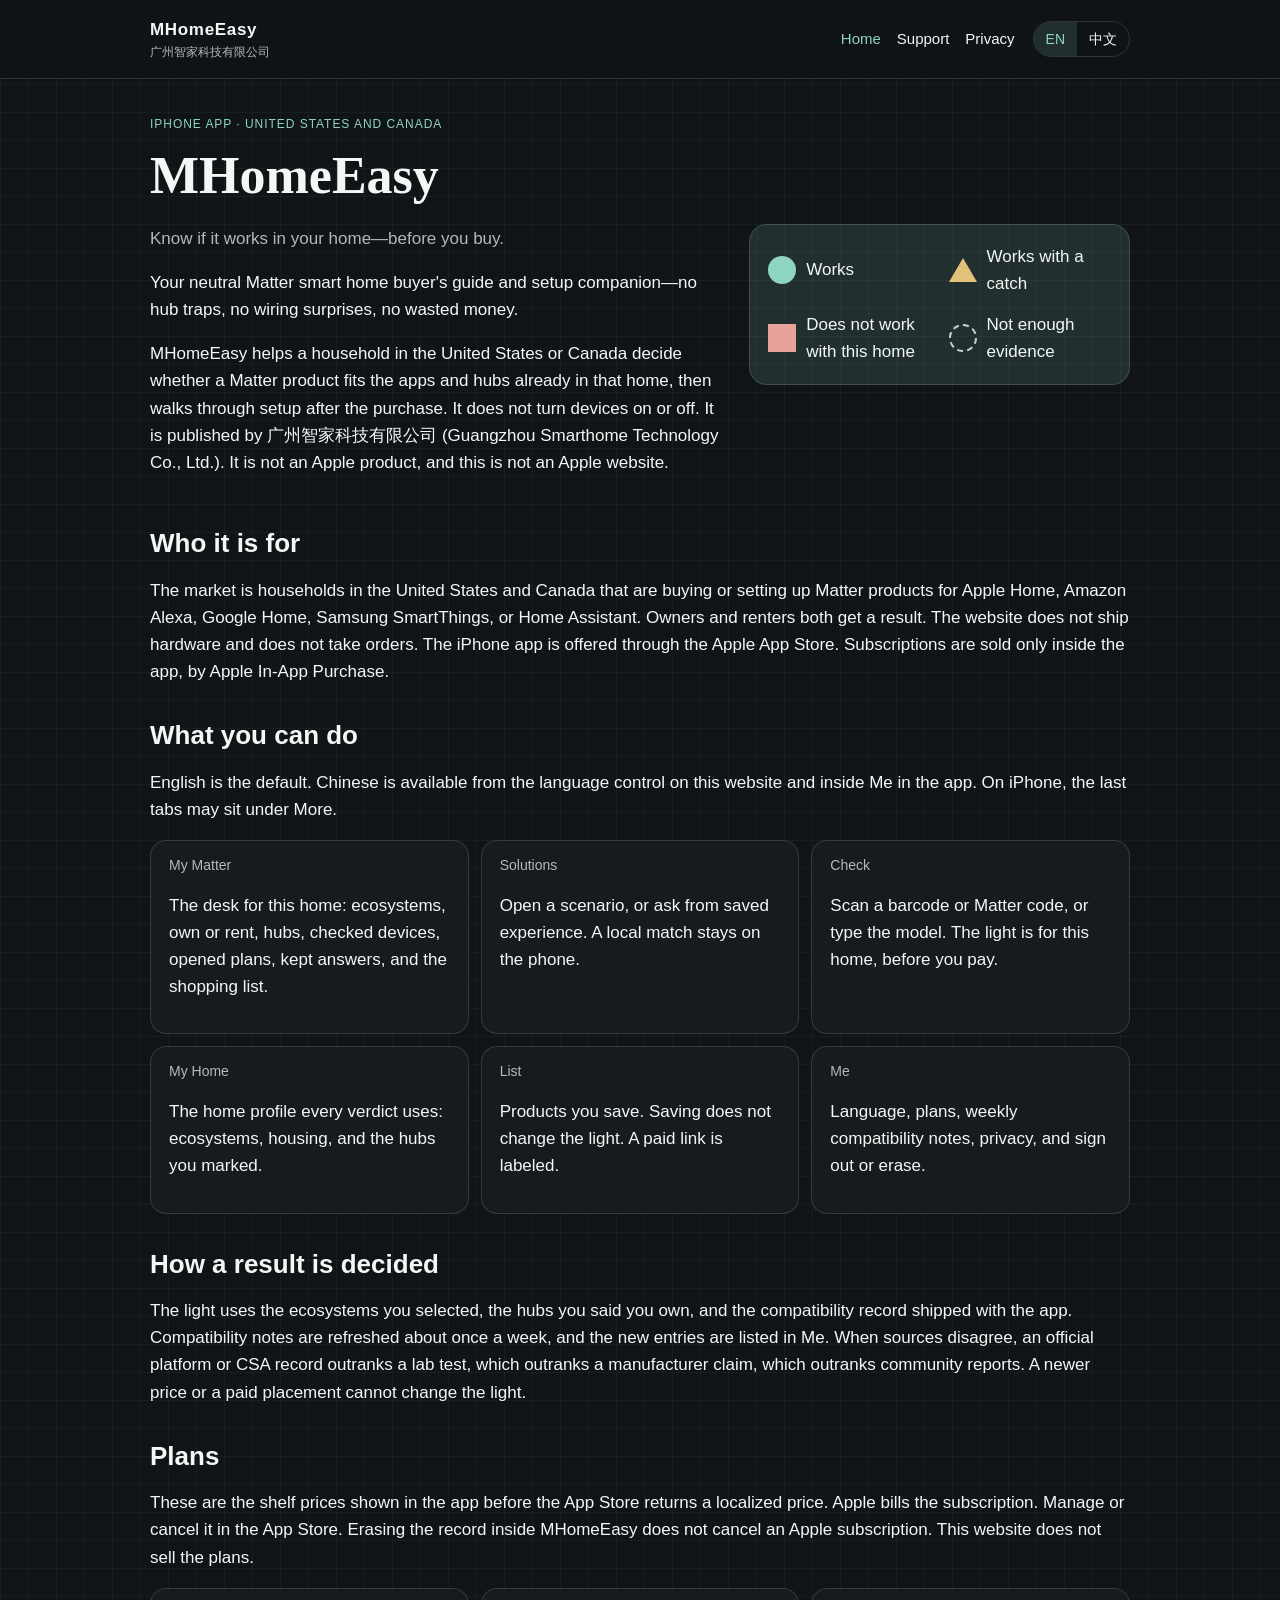
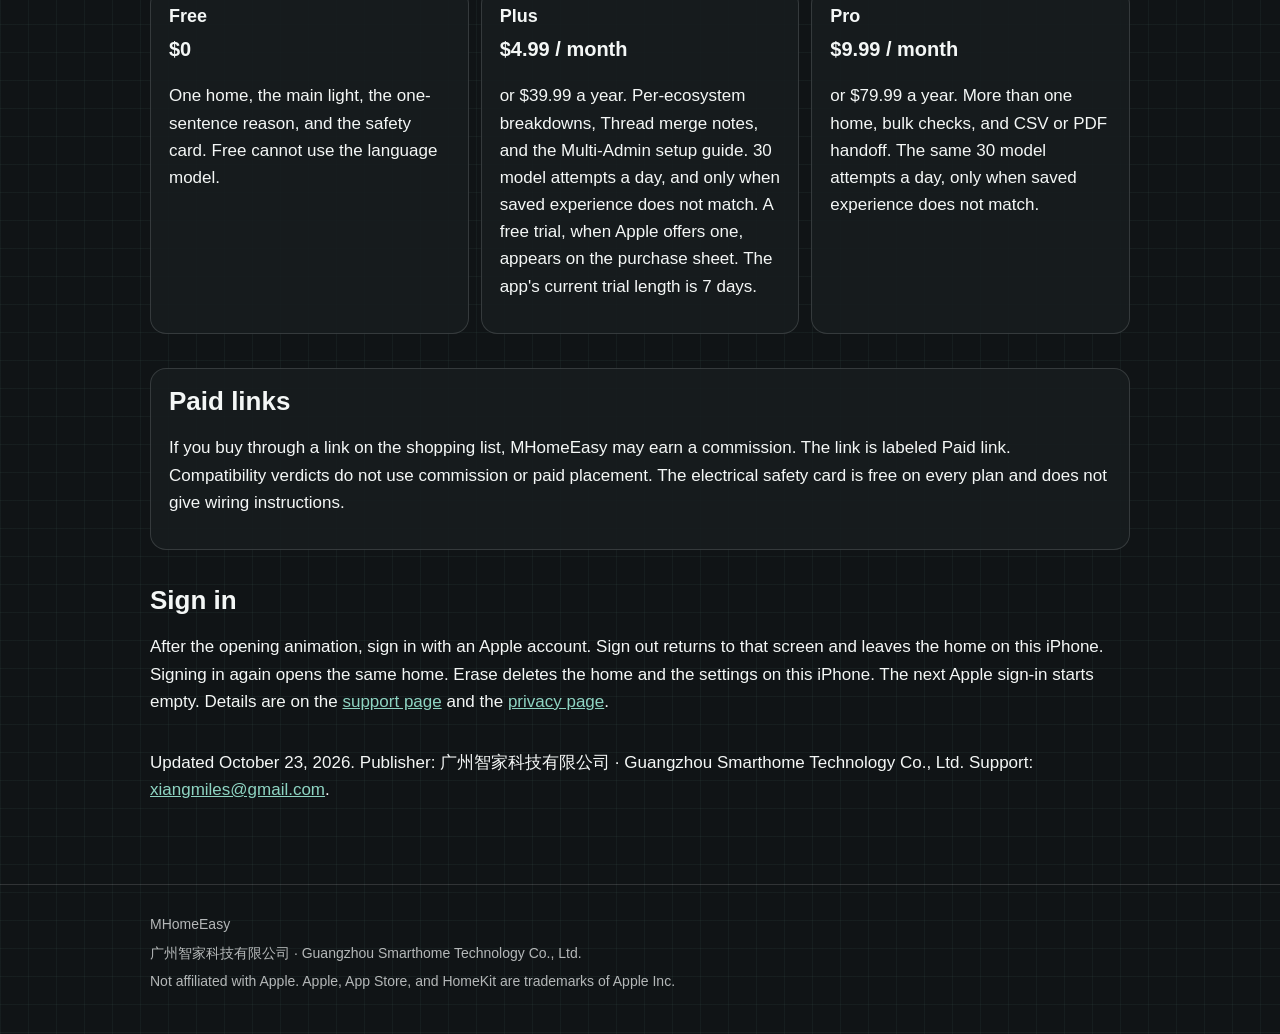
<file: index.html>
<!DOCTYPE html>
<html lang="en">
<head>
  <meta charset="utf-8">
  <meta name="viewport" content="width=device-width, initial-scale=1">
  <title>MHomeEasy</title>
  <meta name="description" content="MHomeEasy is a neutral Matter buyer's guide and setup companion for homes in the United States and Canada. Check a device before you buy. Subscriptions are sold in the iPhone app.">
  <link rel="canonical" href="https://mhomeeasy.qianjia.com/">
  <link rel="stylesheet" href="styles.css">
  <script>
    try { if (localStorage.getItem("mhomeeasy-lang") === "zh") document.documentElement.classList.add("lang-zh"); } catch (e) {}
  </script>
</head>
<body>
  <a class="skip" href="#content">Skip to content</a>
  <header class="site">
    <div class="wrap bar">
      <a class="brand" href="./">MHomeEasy<small>广州智家科技有限公司</small></a>
      <div class="bar-tools">
        <nav>
          <a href="./" aria-current="page"><span lang="en">Home</span><span lang="zh-Hans">首页</span></a>
          <a href="support/"><span lang="en">Support</span><span lang="zh-Hans">支持</span></a>
          <a href="privacy/"><span lang="en">Privacy</span><span lang="zh-Hans">隐私</span></a>
        </nav>
        <div class="lang-switch" role="group" aria-label="Language">
          <button type="button" data-set-lang="en" aria-pressed="true">EN</button>
          <button type="button" data-set-lang="zh" aria-pressed="false">中文</button>
        </div>
      </div>
    </div>
  </header>
  <main id="content" class="wrap">
    <div class="hero">
      <div>
        <p class="kicker" lang="en">iPhone app · United States and Canada</p>
        <p class="kicker" lang="zh-Hans">iPhone 应用 · 美国和加拿大</p>
        <h1>MHomeEasy</h1>
        <p class="lede" lang="en">Know if it works in your home—before you buy.</p>
        <p class="lede" lang="zh-Hans">买前查清能不能用，买后一步配通全屋。</p>
        <p lang="en">Your neutral Matter smart home buyer's guide and setup companion—no hub traps, no wiring surprises, no wasted money.</p>
        <p lang="zh-Hans">中立的 Matter 智能家居购买决策与上手指南——拒绝隐形中枢陷阱、拒绝接线踩坑、拒绝买错退货。</p>
        <p lang="en">MHomeEasy helps a household in the United States or Canada decide whether a Matter product fits the apps and hubs already in that home, then walks through setup after the purchase. It does not turn devices on or off. It is published by 广州智家科技有限公司 (Guangzhou Smarthome Technology Co., Ltd.). It is not an Apple product, and this is not an Apple website.</p>
        <p lang="zh-Hans">MHomeEasy 帮助美国或加拿大的家庭判断一件 Matter 产品是否适合家里已经在用的应用和中枢，买后再协助完成设置。它不开关设备。发布者是广州智家科技有限公司（Guangzhou Smarthome Technology Co., Ltd.）。它不是苹果公司的产品，本站也不是苹果公司的网站。</p>
      </div>
      <div class="plan">
        <ul class="shapes">
          <li><span class="mark circle" aria-hidden="true"></span><span lang="en">Works</span><span lang="zh-Hans">能用</span></li>
          <li><span class="mark triangle" aria-hidden="true"></span><span lang="en">Works with a catch</span><span lang="zh-Hans">能用，但有条件</span></li>
          <li><span class="mark square" aria-hidden="true"></span><span lang="en">Does not work with this home</span><span lang="zh-Hans">和这个家不匹配</span></li>
          <li><span class="mark dashed" aria-hidden="true"></span><span lang="en">Not enough evidence</span><span lang="zh-Hans">证据不够</span></li>
        </ul>
      </div>
    </div>

    <section>
      <h2 lang="en">Who it is for</h2>
      <h2 lang="zh-Hans">卖给谁</h2>
      <p lang="en">The market is households in the United States and Canada that are buying or setting up Matter products for Apple Home, Amazon Alexa, Google Home, Samsung SmartThings, or Home Assistant. Owners and renters both get a result. The website does not ship hardware and does not take orders. The iPhone app is offered through the Apple App Store. Subscriptions are sold only inside the app, by Apple In-App Purchase.</p>
      <p lang="zh-Hans">市场是正在为 Apple 家庭、Amazon Alexa、Google Home、三星 SmartThings 或 Home Assistant 购买或设置 Matter 产品的美国和加拿大家庭。自住和租房都会得到一个结果。本站不卖硬件，也不接受订单。iPhone 应用通过 Apple App Store 提供。订阅只在应用内由 Apple 应用内购买完成。</p>
    </section>

    <section>
      <h2 lang="en">What you can do</h2>
      <h2 lang="zh-Hans">能做什么</h2>
      <p lang="en">English is the default. Chinese is available from the language control on this website and inside Me in the app. On iPhone, the last tabs may sit under More.</p>
      <p lang="zh-Hans">默认是英文。本站右上角和 App 里的「我」都可以换成中文。在 iPhone 上，靠后的标签可能收在「更多」里。</p>
      <div class="grid">
        <article class="module">
          <h3><span lang="en">My Matter</span><span lang="zh-Hans">我的 Matter</span></h3>
          <p lang="en">The desk for this home: ecosystems, own or rent, hubs, checked devices, opened plans, kept answers, and the shopping list.</p>
          <p lang="zh-Hans">这个家的台面：生态系统、自住或租房、中枢、查过的设备、打开过的方案、留下的答案，以及购物清单。</p>
        </article>
        <article class="module">
          <h3><span lang="en">Solutions</span><span lang="zh-Hans">方案</span></h3>
          <p lang="en">Open a scenario, or ask from saved experience. A local match stays on the phone.</p>
          <p lang="zh-Hans">打开一个情景，或从已保存的经验里问。本机对上的答案留在手机上。</p>
        </article>
        <article class="module">
          <h3><span lang="en">Check</span><span lang="zh-Hans">检查</span></h3>
          <p lang="en">Scan a barcode or Matter code, or type the model. The light is for this home, before you pay.</p>
          <p lang="zh-Hans">扫描条码或 Matter 码，或输入型号。灯是针对这个家的，出现在付款之前。</p>
        </article>
        <article class="module">
          <h3><span lang="en">My Home</span><span lang="zh-Hans">我的家</span></h3>
          <p lang="en">The home profile every verdict uses: ecosystems, housing, and the hubs you marked.</p>
          <p lang="zh-Hans">每次判定用的家庭资料：生态系统、住房，以及你标出的中枢。</p>
        </article>
        <article class="module">
          <h3><span lang="en">List</span><span lang="zh-Hans">清单</span></h3>
          <p lang="en">Products you save. Saving does not change the light. A paid link is labeled.</p>
          <p lang="zh-Hans">你保存的产品。保存不会改变灯。付费链接会标明。</p>
        </article>
        <article class="module">
          <h3><span lang="en">Me</span><span lang="zh-Hans">我</span></h3>
          <p lang="en">Language, plans, weekly compatibility notes, privacy, and sign out or erase.</p>
          <p lang="zh-Hans">语言、方案、每周兼容性说明、隐私，以及登出或注销。</p>
        </article>
      </div>
    </section>

    <section>
      <h2 lang="en">How a result is decided</h2>
      <h2 lang="zh-Hans">结果怎么来的</h2>
      <p lang="en">The light uses the ecosystems you selected, the hubs you said you own, and the compatibility record shipped with the app. Compatibility notes are refreshed about once a week, and the new entries are listed in Me. When sources disagree, an official platform or CSA record outranks a lab test, which outranks a manufacturer claim, which outranks community reports. A newer price or a paid placement cannot change the light.</p>
      <p lang="zh-Hans">灯来自你选的生态系统、你说自己有的中枢，以及随应用附带的兼容记录。兼容性说明大约每周更新一次，新条目列在「我」里面。来源冲突时，官方平台或 CSA 记录优先于实验室测试，再优先于厂商说法，再优先于社区报告。更新的价格或付费展示不能改变灯。</p>
    </section>

    <section>
      <h2 lang="en">Plans</h2>
      <h2 lang="zh-Hans">销售方案</h2>
      <p lang="en">These are the shelf prices shown in the app before the App Store returns a localized price. Apple bills the subscription. Manage or cancel it in the App Store. Erasing the record inside MHomeEasy does not cancel an Apple subscription. This website does not sell the plans.</p>
      <p lang="zh-Hans">下面是 App Store 返回本地价格之前，应用里展示的标价。订阅由 Apple 扣款。在 App Store 里管理或取消。在 MHomeEasy 里注销记录不会取消 Apple 订阅。本站不销售这些方案。</p>
      <div class="grid">
        <article class="module">
          <h3>Free</h3>
          <p class="price">$0</p>
          <p lang="en">One home, the main light, the one-sentence reason, and the safety card. Free cannot use the language model.</p>
          <p lang="zh-Hans">一个家、主灯、一句话原因，以及安全卡。免费方案不能使用语言模型。</p>
        </article>
        <article class="module">
          <h3>Plus</h3>
          <p class="price">$4.99 <span lang="en">/ month</span><span lang="zh-Hans">/ 月</span></p>
          <p lang="en">or $39.99 a year. Per-ecosystem breakdowns, Thread merge notes, and the Multi-Admin setup guide. 30 model attempts a day, and only when saved experience does not match. A free trial, when Apple offers one, appears on the purchase sheet. The app's current trial length is 7 days.</p>
          <p lang="zh-Hans">或每年 $39.99。跨生态明细、Thread 合并说明，以及 Multi-Admin 设置指南。每天 30 次模型尝试，而且只有已保存的经验对不上时才用。Apple 提供免费试用时，会显示在购买表上。应用当前的试用长度是 7 天。</p>
        </article>
        <article class="module">
          <h3>Pro</h3>
          <p class="price">$9.99 <span lang="en">/ month</span><span lang="zh-Hans">/ 月</span></p>
          <p lang="en">or $79.99 a year. More than one home, bulk checks, and CSV or PDF handoff. The same 30 model attempts a day, only when saved experience does not match.</p>
          <p lang="zh-Hans">或每年 $79.99。多个家、批量检查，以及 CSV 或 PDF 交接。同样是每天 30 次模型尝试，只有已保存的经验对不上时才用。</p>
        </article>
      </div>
    </section>

    <section class="notice">
      <h2 lang="en">Paid links</h2>
      <h2 lang="zh-Hans">付费链接</h2>
      <p lang="en">If you buy through a link on the shopping list, MHomeEasy may earn a commission. The link is labeled Paid link. Compatibility verdicts do not use commission or paid placement. The electrical safety card is free on every plan and does not give wiring instructions.</p>
      <p lang="zh-Hans">如果你通过购物清单上的链接购买，MHomeEasy 可能获得佣金。链接会标明 Paid link。兼容结果不使用佣金或付费展示。电气安全卡在每个方案里都免费，也不提供接线说明。</p>
    </section>

    <section>
      <h2 lang="en">Sign in</h2>
      <h2 lang="zh-Hans">登录</h2>
      <p lang="en">After the opening animation, sign in with an Apple account. Sign out returns to that screen and leaves the home on this iPhone. Signing in again opens the same home. Erase deletes the home and the settings on this iPhone. The next Apple sign-in starts empty. Details are on the <a href="support/">support page</a> and the <a href="privacy/">privacy page</a>.</p>
      <p lang="zh-Hans">开机动画之后，使用 Apple 账户登录。登出会回到那个页面，家还留在这台 iPhone 上。再次登录打开的是同一个家。注销会删除这台 iPhone 上的房屋和设置。下次用 Apple 账户登录从空记录开始。细节在<a href="support/">支持页</a>和<a href="privacy/">隐私页</a>。</p>
    </section>

    <p lang="en">Updated October 23, 2026. Publisher: 广州智家科技有限公司 · Guangzhou Smarthome Technology Co., Ltd. Support: <a href="mailto:xiangmiles@gmail.com">xiangmiles@gmail.com</a>.</p>
    <p lang="zh-Hans">更新于 2026 年 10 月 23 日。发布者：广州智家科技有限公司 · Guangzhou Smarthome Technology Co., Ltd.。支持：<a href="mailto:xiangmiles@gmail.com">xiangmiles@gmail.com</a>。</p>
  </main>
  <footer class="site">
    <div class="wrap">
      <p>MHomeEasy</p>
      <p>广州智家科技有限公司 · Guangzhou Smarthome Technology Co., Ltd.</p>
      <p lang="en">Not affiliated with Apple. Apple, App Store, and HomeKit are trademarks of Apple Inc.</p>
      <p lang="zh-Hans">与苹果公司没有从属关系。Apple、App Store 和 HomeKit 是 Apple Inc. 的商标。</p>
    </div>
  </footer>
  <script src="lang.js"></script>
</body>
</html>
</file>
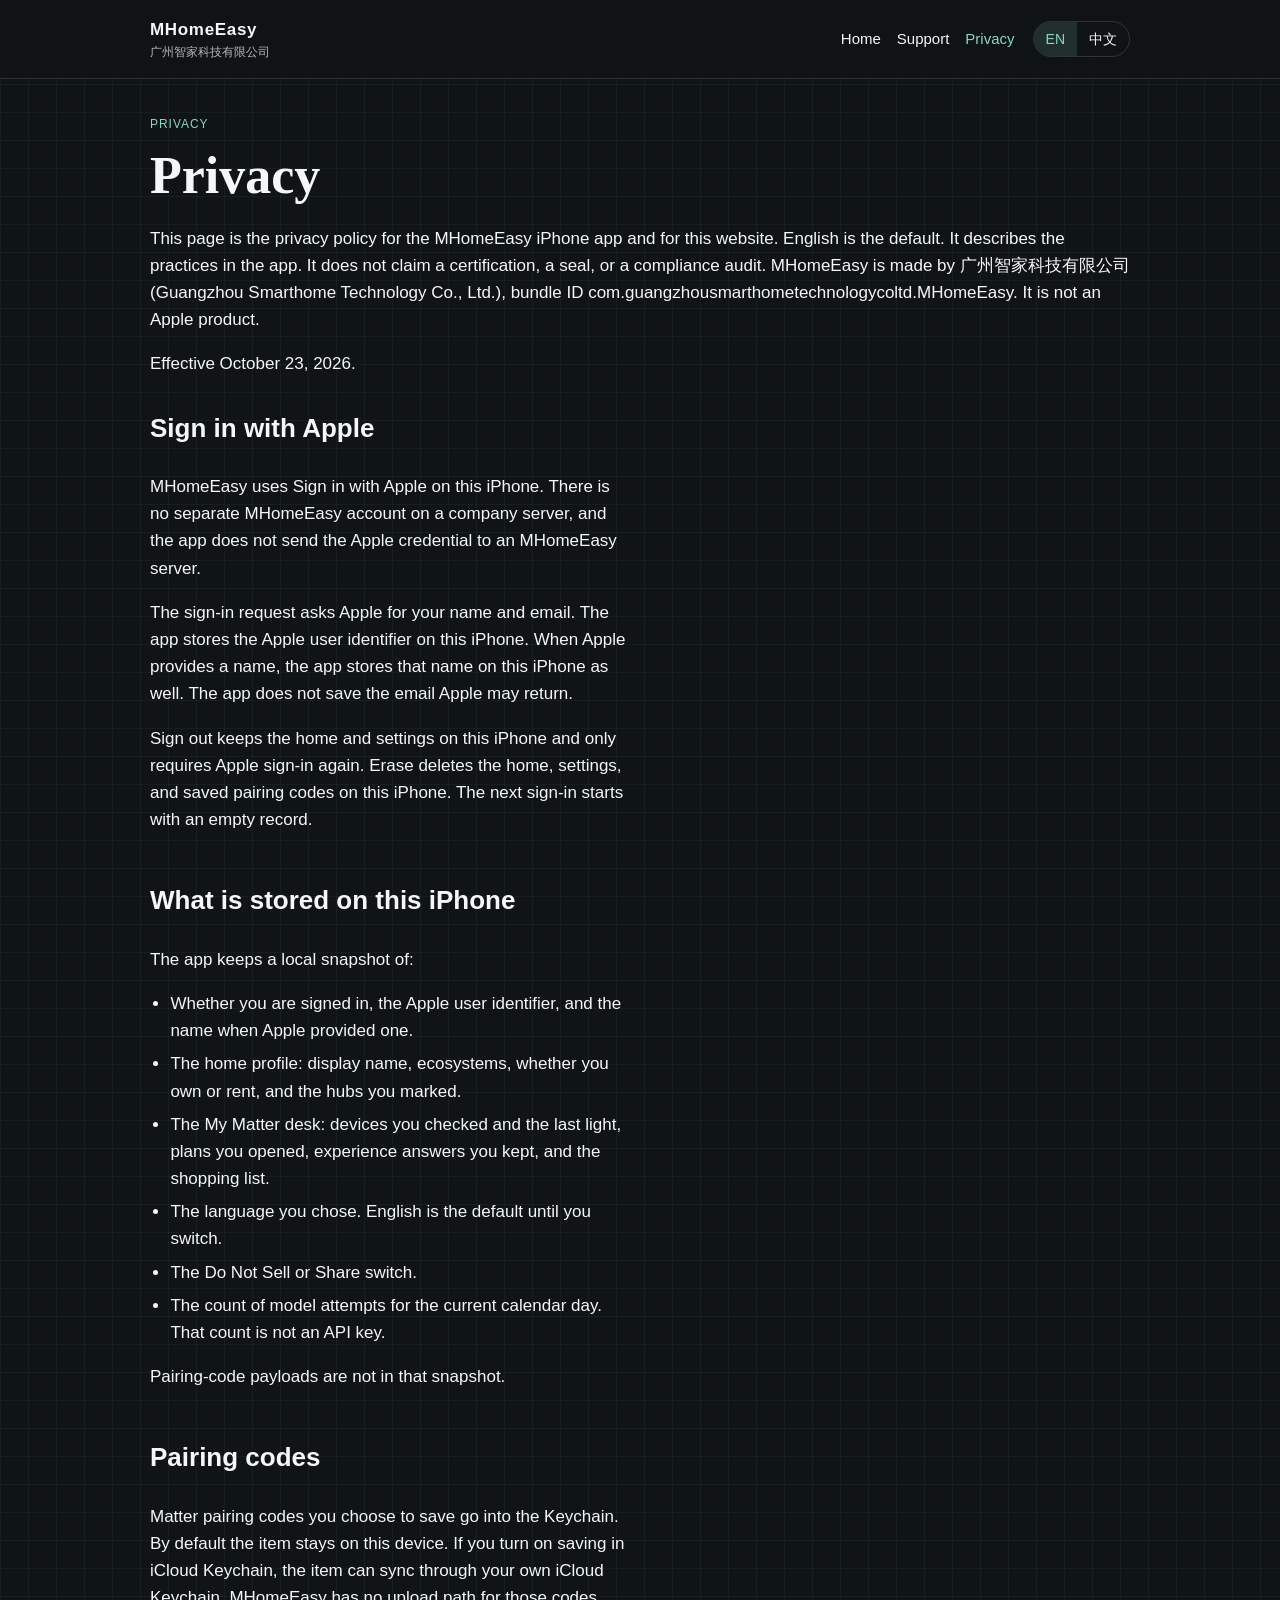
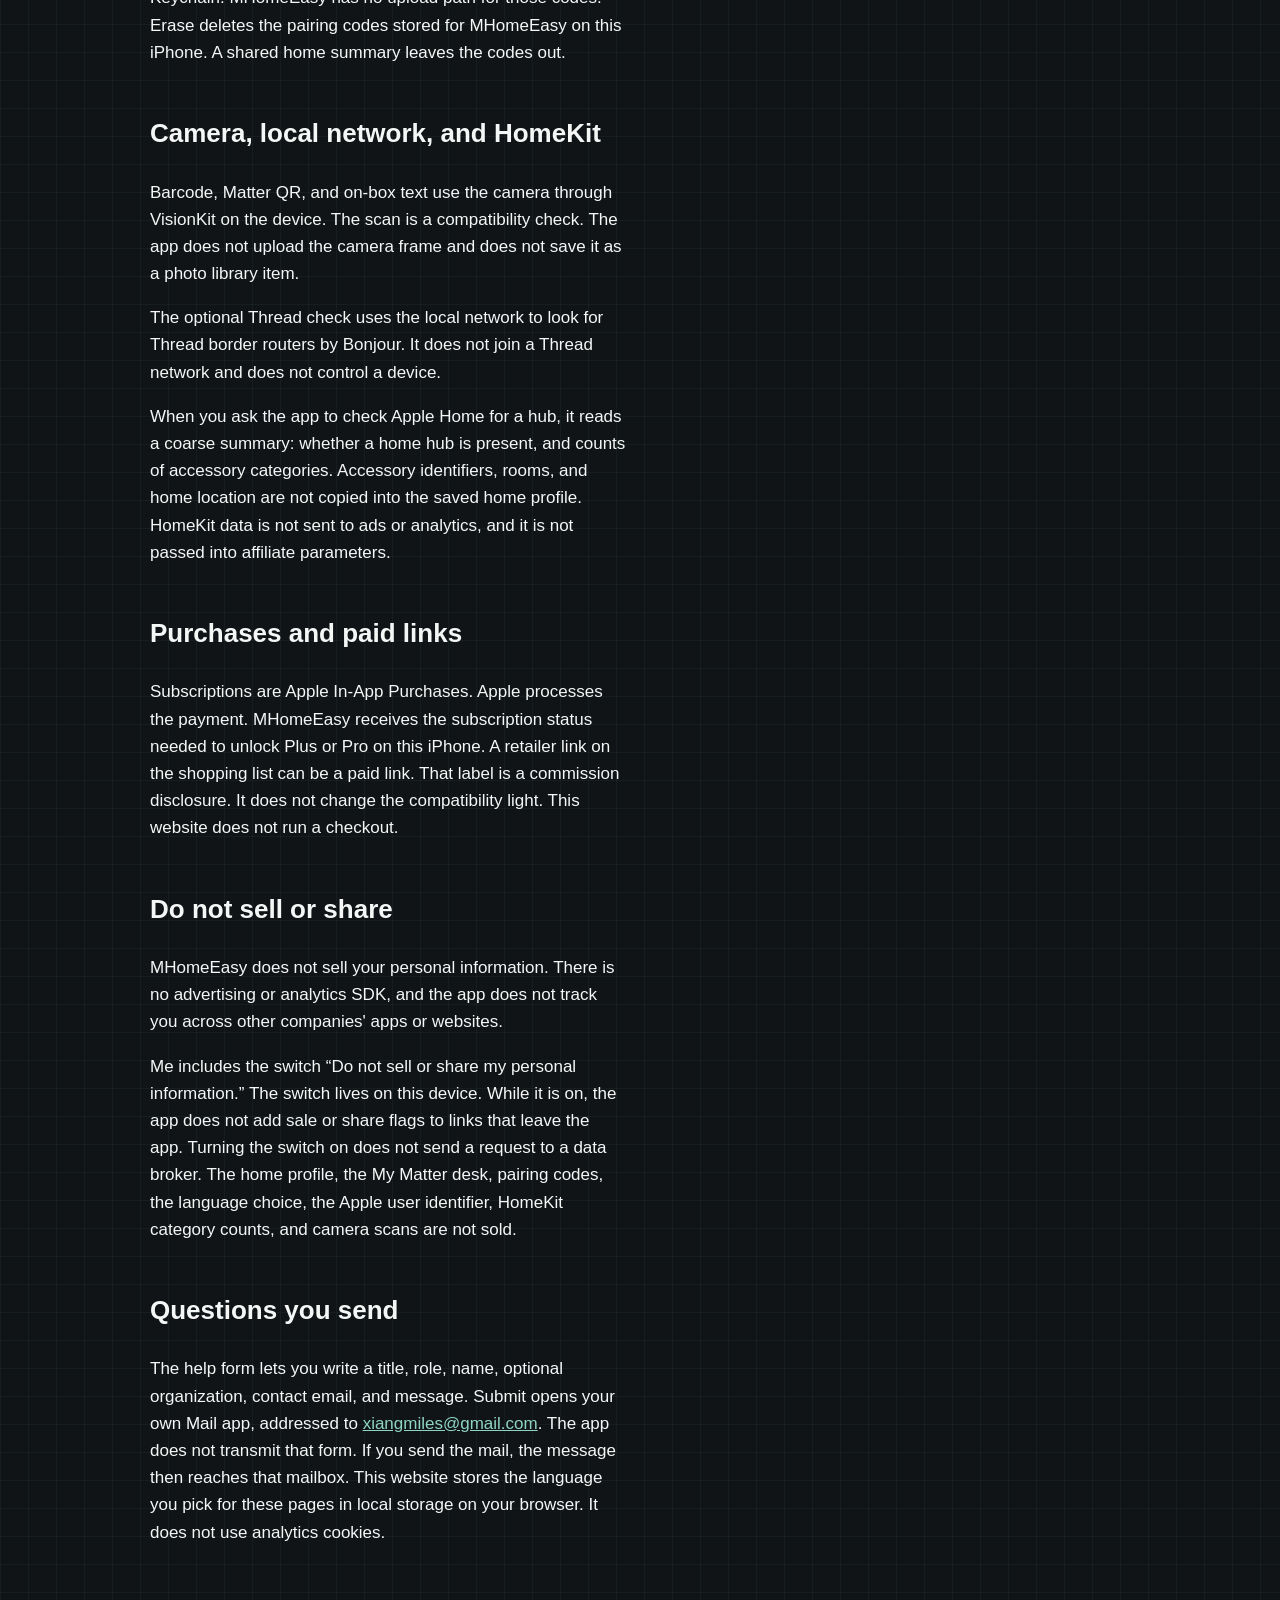
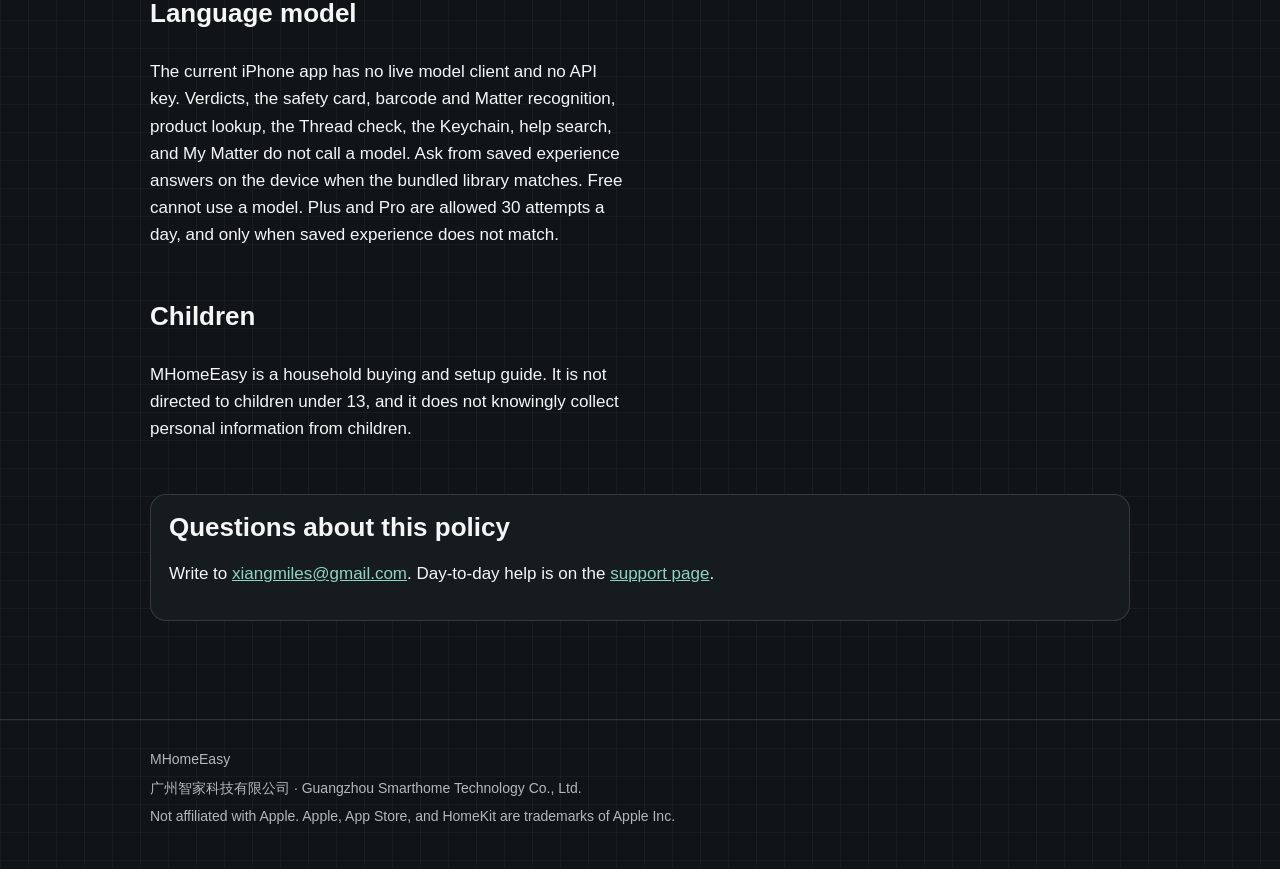
<file: privacy/index.html>
<!DOCTYPE html>
<html lang="en">
<head>
  <meta charset="utf-8">
  <meta name="viewport" content="width=device-width, initial-scale=1">
  <title>MHomeEasy Privacy</title>
  <meta name="description" content="Privacy policy for MHomeEasy: Apple sign-in, data stored on the iPhone, and the commitment not to sell personal information.">
  <link rel="canonical" href="https://mhomeeasy.qianjia.com/privacy">
  <link rel="stylesheet" href="../styles.css">
  <script>
    try { if (localStorage.getItem("mhomeeasy-lang") === "zh") document.documentElement.classList.add("lang-zh"); } catch (e) {}
  </script>
</head>
<body>
  <a class="skip" href="#content">Skip to content</a>
  <header class="site">
    <div class="wrap bar">
      <a class="brand" href="../">MHomeEasy<small>广州智家科技有限公司</small></a>
      <div class="bar-tools">
        <nav>
          <a href="../"><span lang="en">Home</span><span lang="zh-Hans">首页</span></a>
          <a href="../support/"><span lang="en">Support</span><span lang="zh-Hans">支持</span></a>
          <a href="./" aria-current="page"><span lang="en">Privacy</span><span lang="zh-Hans">隐私</span></a>
        </nav>
        <div class="lang-switch" role="group" aria-label="Language">
          <button type="button" data-set-lang="en" aria-pressed="true">EN</button>
          <button type="button" data-set-lang="zh" aria-pressed="false">中文</button>
        </div>
      </div>
    </div>
  </header>
  <main id="content" class="wrap">
    <p class="kicker" lang="en">Privacy</p>
    <p class="kicker" lang="zh-Hans">隐私</p>
    <h1 lang="en">Privacy</h1>
    <h1 lang="zh-Hans">隐私</h1>
    <p lang="en">This page is the privacy policy for the MHomeEasy iPhone app and for this website. English is the default. It describes the practices in the app. It does not claim a certification, a seal, or a compliance audit. MHomeEasy is made by 广州智家科技有限公司 (Guangzhou Smarthome Technology Co., Ltd.), bundle ID com.guangzhousmarthometechnologycoltd.MHomeEasy. It is not an Apple product.</p>
    <p lang="zh-Hans">本页是 MHomeEasy iPhone 应用和本网站的隐私政策。默认英文。它描述应用里的做法。这里没有认证、徽章或合规审计声明。MHomeEasy 由广州智家科技有限公司（Guangzhou Smarthome Technology Co., Ltd.）制作，Bundle ID 为 com.guangzhousmarthometechnologycoltd.MHomeEasy。它不是苹果公司的产品。</p>
    <p lang="en">Effective October 23, 2026.</p>
    <p lang="zh-Hans">生效日期：2026 年 10 月 23 日。</p>

    <section>
      <h2 lang="en">Sign in with Apple</h2>
      <h2 lang="zh-Hans">使用 Apple 账户登录</h2>
      <div class="split">
        <div lang="en">
          <p>MHomeEasy uses Sign in with Apple on this iPhone. There is no separate MHomeEasy account on a company server, and the app does not send the Apple credential to an MHomeEasy server.</p>
          <p>The sign-in request asks Apple for your name and email. The app stores the Apple user identifier on this iPhone. When Apple provides a name, the app stores that name on this iPhone as well. The app does not save the email Apple may return.</p>
          <p>Sign out keeps the home and settings on this iPhone and only requires Apple sign-in again. Erase deletes the home, settings, and saved pairing codes on this iPhone. The next sign-in starts with an empty record.</p>
        </div>
        <div lang="zh-Hans">
          <p>MHomeEasy 在这台 iPhone 上使用「通过 Apple 登录」。公司服务器上没有另一套 MHomeEasy 账号，应用也不会把 Apple 凭证送到 MHomeEasy 的服务器。</p>
          <p>登录请求会向 Apple 询问姓名和邮箱。应用把 Apple 用户标识存在这台 iPhone 上。Apple 提供姓名时，应用也把姓名存在这台 iPhone 上。应用不保存 Apple 可能返回的邮箱。</p>
          <p>登出会把房屋和设置留在这台 iPhone 上，只是需要再次使用 Apple 账户登录。注销会删除这台 iPhone 上的房屋、设置和已保存的配对码。下次登录从空记录开始。</p>
        </div>
      </div>
    </section>

    <section>
      <h2 lang="en">What is stored on this iPhone</h2>
      <h2 lang="zh-Hans">存在这台 iPhone 上的内容</h2>
      <div class="split">
        <div lang="en">
          <p>The app keeps a local snapshot of:</p>
          <ul>
            <li>Whether you are signed in, the Apple user identifier, and the name when Apple provided one.</li>
            <li>The home profile: display name, ecosystems, whether you own or rent, and the hubs you marked.</li>
            <li>The My Matter desk: devices you checked and the last light, plans you opened, experience answers you kept, and the shopping list.</li>
            <li>The language you chose. English is the default until you switch.</li>
            <li>The Do Not Sell or Share switch.</li>
            <li>The count of model attempts for the current calendar day. That count is not an API key.</li>
          </ul>
          <p>Pairing-code payloads are not in that snapshot.</p>
        </div>
        <div lang="zh-Hans">
          <p>应用在本机保存一份快照，其中包括：</p>
          <ul>
            <li>是否已登录、Apple 用户标识，以及 Apple 提供姓名时的姓名。</li>
            <li>家庭资料：显示名称、生态系统、自住或租房，以及你标出的中枢。</li>
            <li>「我的 Matter」台面：你查过的设备和最后一盏灯、你打开过的方案、你留下的经验答案，以及购物清单。</li>
            <li>你选的语言。在你切换之前，默认是英文。</li>
            <li>「不要出售或分享」开关。</li>
            <li>当天的模型尝试次数。这个次数不是 API 密钥。</li>
          </ul>
          <p>配对码原文不在这份快照里。</p>
        </div>
      </div>
    </section>

    <section>
      <h2 lang="en">Pairing codes</h2>
      <h2 lang="zh-Hans">配对码</h2>
      <div class="split">
        <p lang="en">Matter pairing codes you choose to save go into the Keychain. By default the item stays on this device. If you turn on saving in iCloud Keychain, the item can sync through your own iCloud Keychain. MHomeEasy has no upload path for those codes. Erase deletes the pairing codes stored for MHomeEasy on this iPhone. A shared home summary leaves the codes out.</p>
        <p lang="zh-Hans">你选择保存的 Matter 配对码进入钥匙串。默认只留在这台设备上。如果打开存入 iCloud 钥匙串，条目可以通过你自己的 iCloud 钥匙串同步。MHomeEasy 没有上传这些配对码的路径。注销会删除 MHomeEasy 存在这台 iPhone 上的配对码。分享的家庭摘要不包含配对码。</p>
      </div>
    </section>

    <section>
      <h2 lang="en">Camera, local network, and HomeKit</h2>
      <h2 lang="zh-Hans">相机、本地网络和 HomeKit</h2>
      <div class="split">
        <div lang="en">
          <p>Barcode, Matter QR, and on-box text use the camera through VisionKit on the device. The scan is a compatibility check. The app does not upload the camera frame and does not save it as a photo library item.</p>
          <p>The optional Thread check uses the local network to look for Thread border routers by Bonjour. It does not join a Thread network and does not control a device.</p>
          <p>When you ask the app to check Apple Home for a hub, it reads a coarse summary: whether a home hub is present, and counts of accessory categories. Accessory identifiers, rooms, and home location are not copied into the saved home profile. HomeKit data is not sent to ads or analytics, and it is not passed into affiliate parameters.</p>
        </div>
        <div lang="zh-Hans">
          <p>条码、Matter 二维码和盒子上的文字通过设备上的 VisionKit 使用相机。扫描是一次兼容检查。应用不上传相机画面，也不把它存成相册照片。</p>
          <p>可选的 Thread 检查使用本地网络，通过 Bonjour 查找 Thread 边界路由器。它不加入 Thread 网络，也不控制设备。</p>
          <p>当你让应用向苹果家庭查询中枢时，它读取一份粗略摘要：是否已有家庭中枢，以及配件类别的数量。配件标识、房间和家庭位置不会复制进已保存的家庭资料。HomeKit 数据不会送到广告或分析，也不会进入联盟营销参数。</p>
        </div>
      </div>
    </section>

    <section>
      <h2 lang="en">Purchases and paid links</h2>
      <h2 lang="zh-Hans">购买和付费链接</h2>
      <div class="split">
        <p lang="en">Subscriptions are Apple In-App Purchases. Apple processes the payment. MHomeEasy receives the subscription status needed to unlock Plus or Pro on this iPhone. A retailer link on the shopping list can be a paid link. That label is a commission disclosure. It does not change the compatibility light. This website does not run a checkout.</p>
        <p lang="zh-Hans">订阅是 Apple 应用内购买。付款由 Apple 处理。MHomeEasy 收到在这台 iPhone 上解锁 Plus 或 Pro 所需的订阅状态。购物清单上的零售商链接可以是付费链接。那个标记是佣金披露。它不会改变兼容灯。本站没有结账。</p>
      </div>
    </section>

    <section>
      <h2 lang="en">Do not sell or share</h2>
      <h2 lang="zh-Hans">不要出售或分享</h2>
      <div class="split">
        <div lang="en">
          <p>MHomeEasy does not sell your personal information. There is no advertising or analytics SDK, and the app does not track you across other companies' apps or websites.</p>
          <p>Me includes the switch “Do not sell or share my personal information.” The switch lives on this device. While it is on, the app does not add sale or share flags to links that leave the app. Turning the switch on does not send a request to a data broker. The home profile, the My Matter desk, pairing codes, the language choice, the Apple user identifier, HomeKit category counts, and camera scans are not sold.</p>
        </div>
        <div lang="zh-Hans">
          <p>MHomeEasy 不出售你的个人信息。没有广告或分析 SDK，应用也不会跨其他公司的应用或网站跟踪你。</p>
          <p>「我」里面有开关「不要出售或分享我的个人信息」。开关留在这台设备上。打开时，应用不会给离开应用的链接加上出售或分享标记。打开开关不会向数据经纪商发送请求。家庭资料、「我的 Matter」台面、配对码、语言选择、Apple 用户标识、HomeKit 类别数量和相机扫描都不会出售。</p>
        </div>
      </div>
    </section>

    <section>
      <h2 lang="en">Questions you send</h2>
      <h2 lang="zh-Hans">你发出的问题</h2>
      <div class="split">
        <p lang="en">The help form lets you write a title, role, name, optional organization, contact email, and message. Submit opens your own Mail app, addressed to <a href="mailto:xiangmiles@gmail.com">xiangmiles@gmail.com</a>. The app does not transmit that form. If you send the mail, the message then reaches that mailbox. This website stores the language you pick for these pages in local storage on your browser. It does not use analytics cookies.</p>
        <p lang="zh-Hans">帮助表单可以填写标题、身份、姓名、选填的机构、联系邮箱和内容。提交会打开你自己的邮件应用，收件人是 <a href="mailto:xiangmiles@gmail.com">xiangmiles@gmail.com</a>。应用不传输这张表。如果你把邮件发出去，内容才会到达那个邮箱。本站把你为这些页面选择的语言存在浏览器的本地存储里。它不使用分析 Cookie。</p>
      </div>
    </section>

    <section>
      <h2 lang="en">Language model</h2>
      <h2 lang="zh-Hans">语言模型</h2>
      <div class="split">
        <p lang="en">The current iPhone app has no live model client and no API key. Verdicts, the safety card, barcode and Matter recognition, product lookup, the Thread check, the Keychain, help search, and My Matter do not call a model. Ask from saved experience answers on the device when the bundled library matches. Free cannot use a model. Plus and Pro are allowed 30 attempts a day, and only when saved experience does not match.</p>
        <p lang="zh-Hans">当前的 iPhone 应用没有已经接上的模型客户端，也没有 API 密钥。判定、安全卡、条码和 Matter 识别、产品查找、Thread 检查、钥匙串、帮助搜索和「我的 Matter」都不会调用模型。已保存的经验对上时，「从已保存经验里问」在设备上回答。免费方案不能使用模型。Plus 和 Pro 每天可以有 30 次尝试，而且只有已保存的经验对不上时才可以。</p>
      </div>
    </section>

    <section>
      <h2 lang="en">Children</h2>
      <h2 lang="zh-Hans">儿童</h2>
      <div class="split">
        <p lang="en">MHomeEasy is a household buying and setup guide. It is not directed to children under 13, and it does not knowingly collect personal information from children.</p>
        <p lang="zh-Hans">MHomeEasy 是家庭购买和设置指南。它不以 13 岁以下儿童为对象，也不会明知地收集儿童的个人信息。</p>
      </div>
    </section>

    <section class="contact">
      <h2 lang="en">Questions about this policy</h2>
      <h2 lang="zh-Hans">关于本政策的询问</h2>
      <p lang="en">Write to <a href="mailto:xiangmiles@gmail.com">xiangmiles@gmail.com</a>. Day-to-day help is on the <a href="../support/">support page</a>.</p>
      <p lang="zh-Hans">请写信到 <a href="mailto:xiangmiles@gmail.com">xiangmiles@gmail.com</a>。日常使用说明在<a href="../support/">支持页</a>。</p>
    </section>
  </main>
  <footer class="site">
    <div class="wrap">
      <p>MHomeEasy</p>
      <p>广州智家科技有限公司 · Guangzhou Smarthome Technology Co., Ltd.</p>
      <p lang="en">Not affiliated with Apple. Apple, App Store, and HomeKit are trademarks of Apple Inc.</p>
      <p lang="zh-Hans">与苹果公司没有从属关系。Apple、App Store 和 HomeKit 是 Apple Inc. 的商标。</p>
    </div>
  </footer>
  <script src="../lang.js"></script>
</body>
</html>
</file>
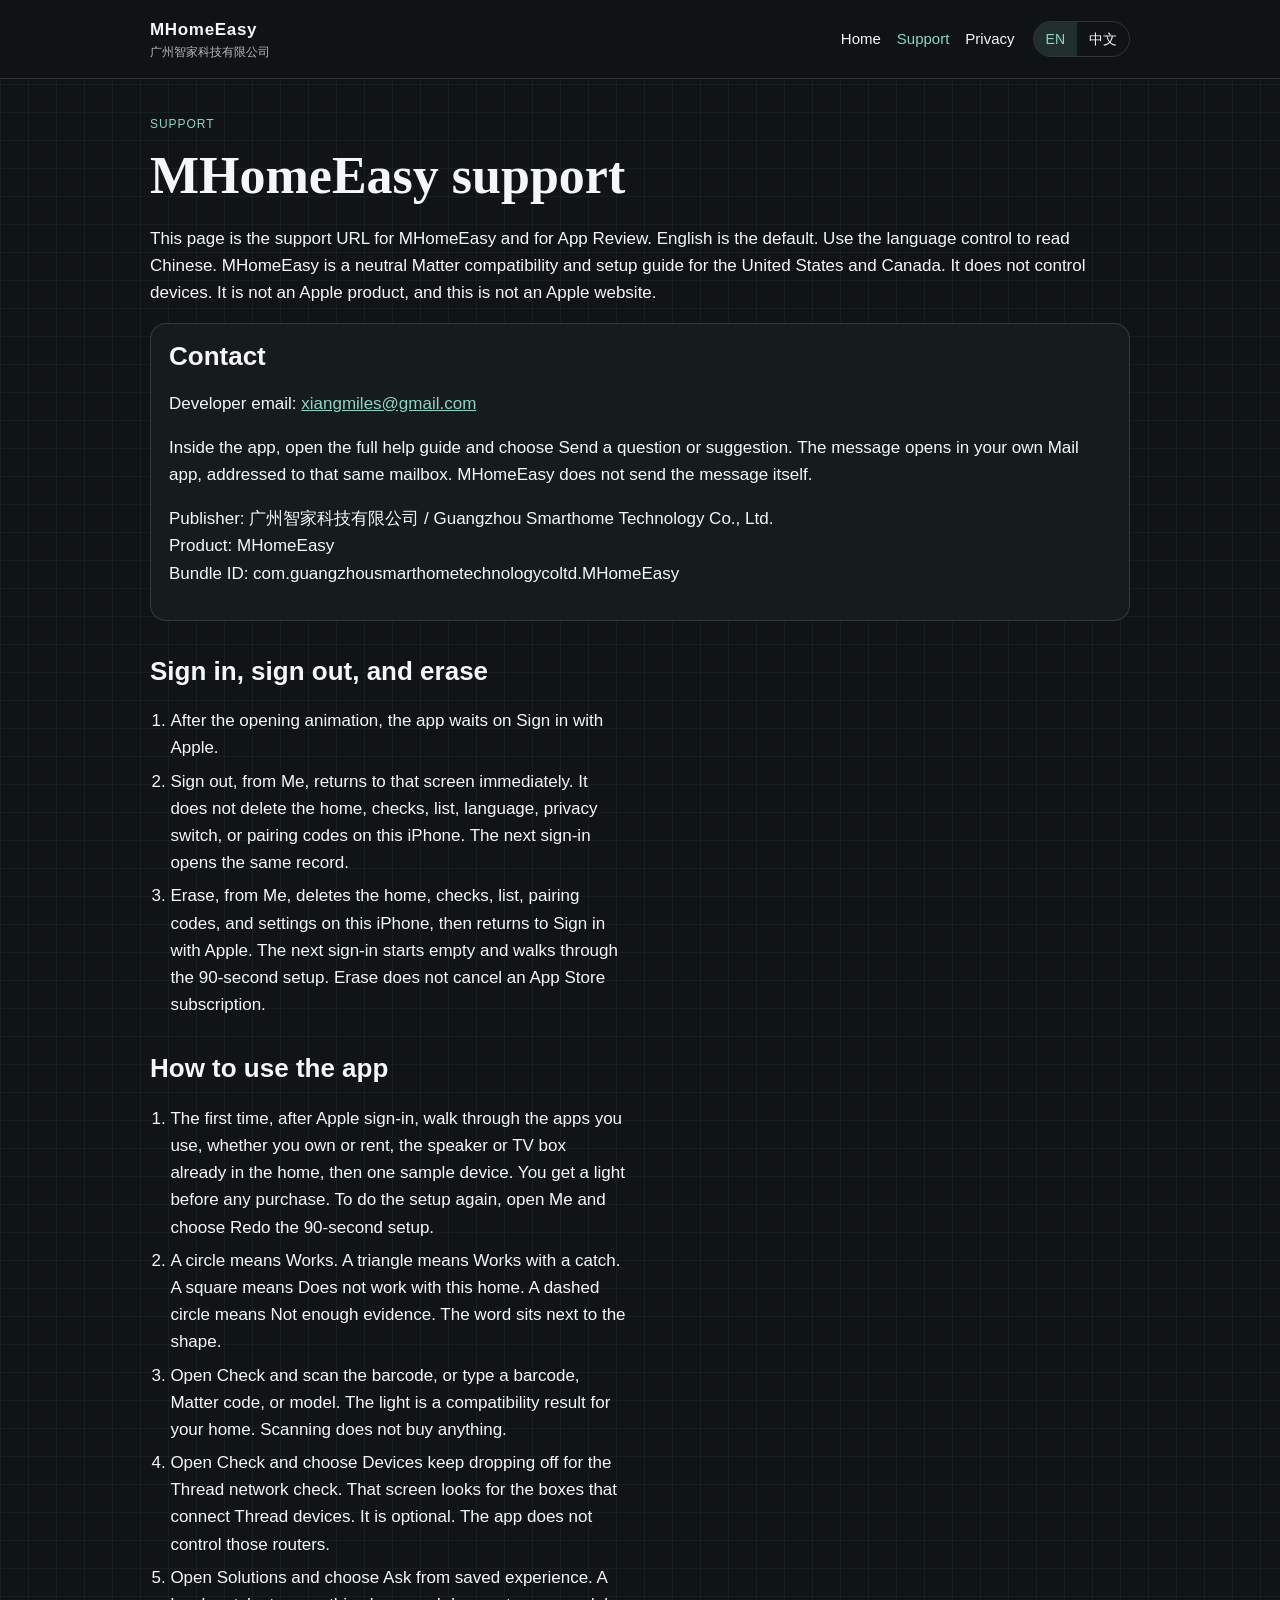
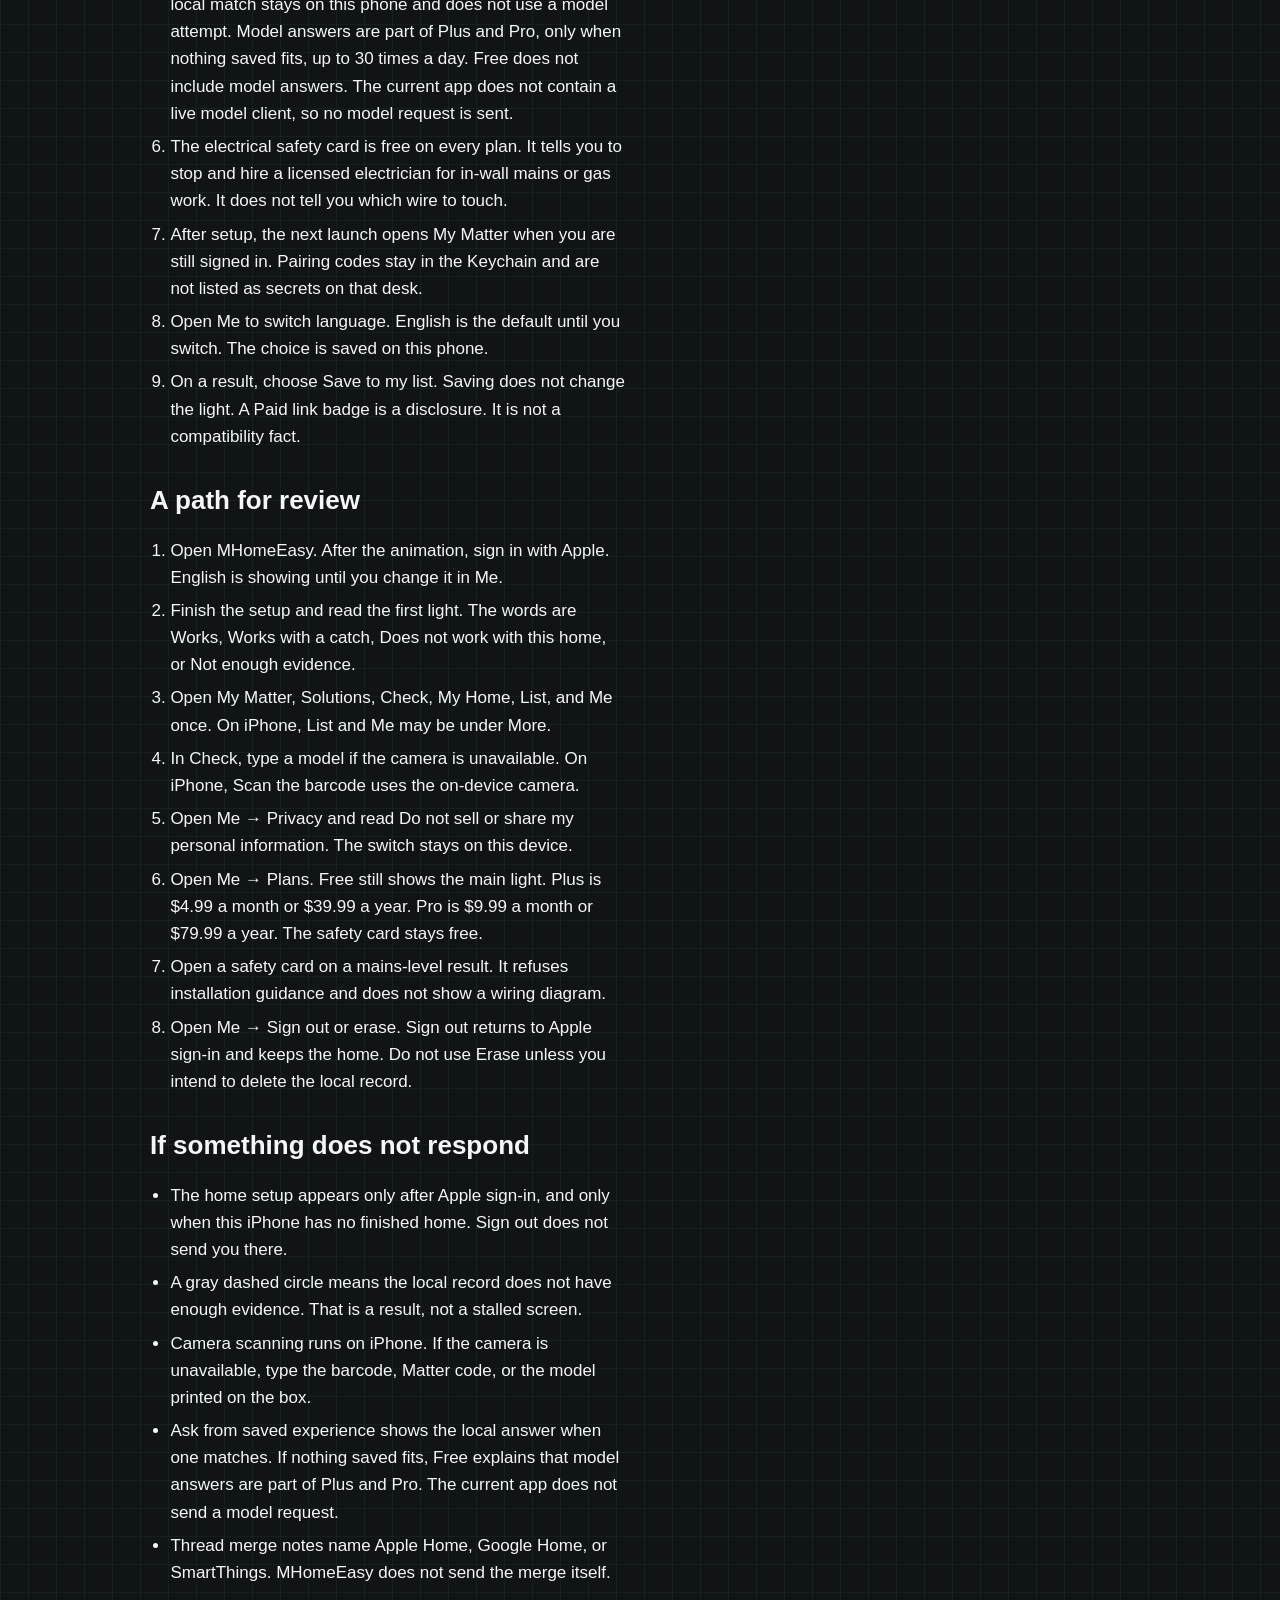
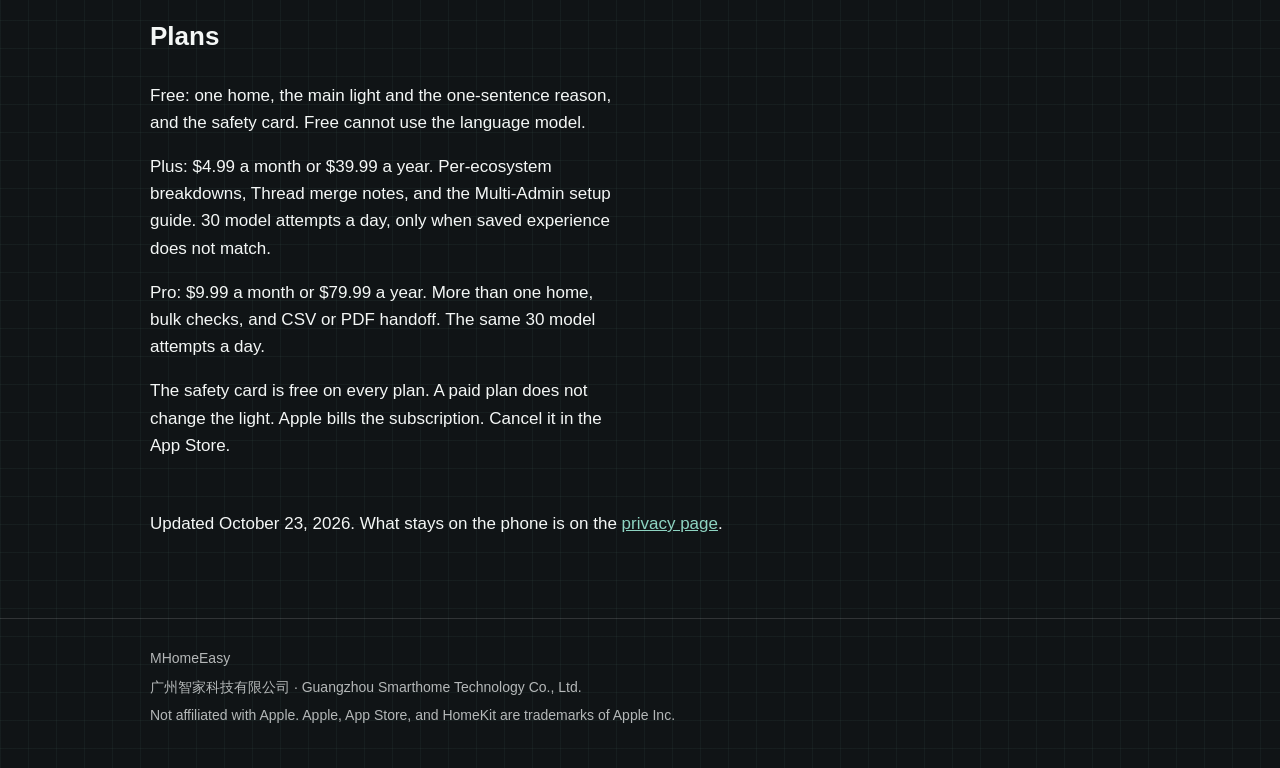
<file: support/index.html>
<!DOCTYPE html>
<html lang="en">
<head>
  <meta charset="utf-8">
  <meta name="viewport" content="width=device-width, initial-scale=1">
  <title>MHomeEasy Support</title>
  <meta name="description" content="Support for the MHomeEasy iPhone app: Apple sign-in, how to check a Matter device, plans, and how to contact the publisher.">
  <link rel="canonical" href="https://mhomeeasy.qianjia.com/support">
  <link rel="stylesheet" href="../styles.css">
  <script>
    try { if (localStorage.getItem("mhomeeasy-lang") === "zh") document.documentElement.classList.add("lang-zh"); } catch (e) {}
  </script>
</head>
<body>
  <a class="skip" href="#content">Skip to content</a>
  <header class="site">
    <div class="wrap bar">
      <a class="brand" href="../">MHomeEasy<small>广州智家科技有限公司</small></a>
      <div class="bar-tools">
        <nav>
          <a href="../"><span lang="en">Home</span><span lang="zh-Hans">首页</span></a>
          <a href="./" aria-current="page"><span lang="en">Support</span><span lang="zh-Hans">支持</span></a>
          <a href="../privacy/"><span lang="en">Privacy</span><span lang="zh-Hans">隐私</span></a>
        </nav>
        <div class="lang-switch" role="group" aria-label="Language">
          <button type="button" data-set-lang="en" aria-pressed="true">EN</button>
          <button type="button" data-set-lang="zh" aria-pressed="false">中文</button>
        </div>
      </div>
    </div>
  </header>
  <main id="content" class="wrap">
    <p class="kicker" lang="en">Support</p>
    <p class="kicker" lang="zh-Hans">支持</p>
    <h1 lang="en">MHomeEasy support</h1>
    <h1 lang="zh-Hans">MHomeEasy 支持</h1>
    <p lang="en">This page is the support URL for MHomeEasy and for App Review. English is the default. Use the language control to read Chinese. MHomeEasy is a neutral Matter compatibility and setup guide for the United States and Canada. It does not control devices. It is not an Apple product, and this is not an Apple website.</p>
    <p lang="zh-Hans">本页是 MHomeEasy 和 App 审核使用的支持网址。默认英文。用语言开关阅读中文。MHomeEasy 是面向美国和加拿大的中立 Matter 兼容与设置指南。它不控制设备。它不是苹果公司的产品，本站也不是苹果公司的网站。</p>

    <aside class="contact">
      <h2 lang="en">Contact</h2>
      <h2 lang="zh-Hans">联系</h2>
      <p lang="en">Developer email: <a href="mailto:xiangmiles@gmail.com">xiangmiles@gmail.com</a></p>
      <p lang="zh-Hans">开发者邮箱：<a href="mailto:xiangmiles@gmail.com">xiangmiles@gmail.com</a></p>
      <p lang="en">Inside the app, open the full help guide and choose Send a question or suggestion. The message opens in your own Mail app, addressed to that same mailbox. MHomeEasy does not send the message itself.</p>
      <p lang="zh-Hans">在应用里打开完整帮助，选择「提交问题或建议」。消息会在你自己的邮件应用中打开，收件人是同一个邮箱。MHomeEasy 不代发这封邮件。</p>
      <p>Publisher: 广州智家科技有限公司 / Guangzhou Smarthome Technology Co., Ltd.<br>
      Product: MHomeEasy<br>
      Bundle ID: com.guangzhousmarthometechnologycoltd.MHomeEasy</p>
    </aside>

    <section>
      <h2 lang="en">Sign in, sign out, and erase</h2>
      <h2 lang="zh-Hans">登录、登出和注销</h2>
      <div class="split">
        <ol lang="en">
          <li>After the opening animation, the app waits on Sign in with Apple.</li>
          <li>Sign out, from Me, returns to that screen immediately. It does not delete the home, checks, list, language, privacy switch, or pairing codes on this iPhone. The next sign-in opens the same record.</li>
          <li>Erase, from Me, deletes the home, checks, list, pairing codes, and settings on this iPhone, then returns to Sign in with Apple. The next sign-in starts empty and walks through the 90-second setup. Erase does not cancel an App Store subscription.</li>
        </ol>
        <ol lang="zh-Hans">
          <li>开机动画之后，应用停在「使用 Apple 账户登录」。</li>
          <li>在「我」里登出，会马上回到那个页面。它不删除这台 iPhone 上的房屋、检查记录、清单、语言、隐私开关或配对码。下次登录打开的是同一份记录。</li>
          <li>在「我」里注销，会删除这台 iPhone 上的房屋、检查记录、清单、配对码和设置，然后回到 Apple 登录。下次登录从空记录开始，并走一遍 90 秒设置。注销不会取消 App Store 订阅。</li>
        </ol>
      </div>
    </section>

    <section>
      <h2 lang="en">How to use the app</h2>
      <h2 lang="zh-Hans">怎么用</h2>
      <div class="split">
        <ol lang="en">
          <li>The first time, after Apple sign-in, walk through the apps you use, whether you own or rent, the speaker or TV box already in the home, then one sample device. You get a light before any purchase. To do the setup again, open Me and choose Redo the 90-second setup.</li>
          <li>A circle means Works. A triangle means Works with a catch. A square means Does not work with this home. A dashed circle means Not enough evidence. The word sits next to the shape.</li>
          <li>Open Check and scan the barcode, or type a barcode, Matter code, or model. The light is a compatibility result for your home. Scanning does not buy anything.</li>
          <li>Open Check and choose Devices keep dropping off for the Thread network check. That screen looks for the boxes that connect Thread devices. It is optional. The app does not control those routers.</li>
          <li>Open Solutions and choose Ask from saved experience. A local match stays on this phone and does not use a model attempt. Model answers are part of Plus and Pro, only when nothing saved fits, up to 30 times a day. Free does not include model answers. The current app does not contain a live model client, so no model request is sent.</li>
          <li>The electrical safety card is free on every plan. It tells you to stop and hire a licensed electrician for in-wall mains or gas work. It does not tell you which wire to touch.</li>
          <li>After setup, the next launch opens My Matter when you are still signed in. Pairing codes stay in the Keychain and are not listed as secrets on that desk.</li>
          <li>Open Me to switch language. English is the default until you switch. The choice is saved on this phone.</li>
          <li>On a result, choose Save to my list. Saving does not change the light. A Paid link badge is a disclosure. It is not a compatibility fact.</li>
        </ol>
        <ol lang="zh-Hans">
          <li>第一次用 Apple 账户登录后，走完设置：你用的应用、自住还是租房、家里已经有的音箱或电视盒，然后试一个设备。买之前就能看到灯。想再做一次，打开「我」，选「重做 90 秒设置」。</li>
          <li>圆形表示能用。三角形表示能用，但有条件。方形表示和这个家不匹配。虚线圆表示证据不够。文字就在形状旁边。</li>
          <li>打开「检查」，扫描条码，或输入条码、Matter 码或型号。灯是针对你家的兼容结果。扫描不会购买任何东西。</li>
          <li>打开「检查」，选「设备老是掉线」，查看 Thread 网络。那个页面查找用来连接 Thread 设备的盒子。这一步是可选的。应用不控制那些路由器。</li>
          <li>打开「方案」，选「从已保存经验里问」。本机对上的答案留在这台手机上，不占用模型次数。模型回答属于 Plus 和 Pro，只有已保存的经验对不上时才用，每天最多 30 次。免费方案不包含模型回答。当前应用没有已经接上的模型客户端，所以不会发出模型请求。</li>
          <li>电气安全卡在每个方案里都免费。遇到入墙电源或燃气，它让你停下来，请持证电工。它不会告诉你碰哪根线。</li>
          <li>设置完成后，只要仍处于登录状态，下次打开会先进入「我的 Matter」。配对码留在钥匙串里，不会把密钥摊在这个台面上。</li>
          <li>打开「我」切换语言。默认是英文，在你切换之前一直是英文。选择会存在这台手机上。</li>
          <li>在结果页选「保存到我的清单」。保存不会改变灯。Paid link 标记是披露，不是兼容结论。</li>
        </ol>
      </div>
    </section>

    <section>
      <h2 lang="en">A path for review</h2>
      <h2 lang="zh-Hans">审核可以这样走</h2>
      <div class="split">
        <ol lang="en">
          <li>Open MHomeEasy. After the animation, sign in with Apple. English is showing until you change it in Me.</li>
          <li>Finish the setup and read the first light. The words are Works, Works with a catch, Does not work with this home, or Not enough evidence.</li>
          <li>Open My Matter, Solutions, Check, My Home, List, and Me once. On iPhone, List and Me may be under More.</li>
          <li>In Check, type a model if the camera is unavailable. On iPhone, Scan the barcode uses the on-device camera.</li>
          <li>Open Me → Privacy and read Do not sell or share my personal information. The switch stays on this device.</li>
          <li>Open Me → Plans. Free still shows the main light. Plus is $4.99 a month or $39.99 a year. Pro is $9.99 a month or $79.99 a year. The safety card stays free.</li>
          <li>Open a safety card on a mains-level result. It refuses installation guidance and does not show a wiring diagram.</li>
          <li>Open Me → Sign out or erase. Sign out returns to Apple sign-in and keeps the home. Do not use Erase unless you intend to delete the local record.</li>
        </ol>
        <ol lang="zh-Hans">
          <li>打开 MHomeEasy。动画之后使用 Apple 账户登录。在「我」里改语言之前，界面是英文。</li>
          <li>做完设置，读第一盏灯。文字是「能用」「能用，但有条件」「和这个家不匹配」或「证据不够」。</li>
          <li>打开「我的 Matter」「方案」「检查」「我的家」「清单」和「我」各一次。在 iPhone 上，「清单」和「我」可能在「更多」里。</li>
          <li>在「检查」里，如果相机不可用，就输入型号。在 iPhone 上，「扫描条码」使用本机相机。</li>
          <li>打开「我」→ 隐私，阅读「不要出售或分享我的个人信息」。开关留在这台设备上。</li>
          <li>打开「我」→ 方案。免费方案仍然显示主灯。Plus 是每月 $4.99 或每年 $39.99。Pro 是每月 $9.99 或每年 $79.99。安全卡仍然免费。</li>
          <li>在强电级别的结果上打开安全卡。它拒绝提供安装指导，也不显示接线图。</li>
          <li>打开「我」→ 登出或注销。登出会回到 Apple 登录并保留这个家。除非有意删除本地记录，否则不要点注销。</li>
        </ol>
      </div>
    </section>

    <section>
      <h2 lang="en">If something does not respond</h2>
      <h2 lang="zh-Hans">没有反应时</h2>
      <div class="split">
        <ul lang="en">
          <li>The home setup appears only after Apple sign-in, and only when this iPhone has no finished home. Sign out does not send you there.</li>
          <li>A gray dashed circle means the local record does not have enough evidence. That is a result, not a stalled screen.</li>
          <li>Camera scanning runs on iPhone. If the camera is unavailable, type the barcode, Matter code, or the model printed on the box.</li>
          <li>Ask from saved experience shows the local answer when one matches. If nothing saved fits, Free explains that model answers are part of Plus and Pro. The current app does not send a model request.</li>
          <li>Thread merge notes name Apple Home, Google Home, or SmartThings. MHomeEasy does not send the merge itself.</li>
        </ul>
        <ul lang="zh-Hans">
          <li>房屋设定只在 Apple 登录之后出现，而且只在这台 iPhone 上还没有完成的家时出现。登出不会把你送进设定。</li>
          <li>灰色虚线圆表示本地记录证据不够。这是一个结果，不是页面卡住。</li>
          <li>相机扫描在 iPhone 上。如果相机不可用，请输入条码、Matter 码，或盒子上印的型号。</li>
          <li>「从已保存经验里问」对上了就显示本机答案。对不上时，免费方案会说明模型回答属于 Plus 和 Pro。当前应用不会发出模型请求。</li>
          <li>Thread 合并说明会点名苹果家庭、Google Home 或 SmartThings。MHomeEasy 自己不发送这次合并。</li>
        </ul>
      </div>
    </section>

    <section>
      <h2 lang="en">Plans</h2>
      <h2 lang="zh-Hans">订阅</h2>
      <div class="split">
        <div lang="en">
          <p>Free: one home, the main light and the one-sentence reason, and the safety card. Free cannot use the language model.</p>
          <p>Plus: $4.99 a month or $39.99 a year. Per-ecosystem breakdowns, Thread merge notes, and the Multi-Admin setup guide. 30 model attempts a day, only when saved experience does not match.</p>
          <p>Pro: $9.99 a month or $79.99 a year. More than one home, bulk checks, and CSV or PDF handoff. The same 30 model attempts a day.</p>
          <p>The safety card is free on every plan. A paid plan does not change the light. Apple bills the subscription. Cancel it in the App Store.</p>
        </div>
        <div lang="zh-Hans">
          <p>免费：一个家、主灯和一句话原因，以及安全卡。免费方案不能使用语言模型。</p>
          <p>Plus：每月 $4.99，或每年 $39.99。跨生态明细、Thread 合并说明，以及 Multi-Admin 设置指南。每天 30 次模型尝试，只有已保存的经验对不上时才用。</p>
          <p>Pro：每月 $9.99，或每年 $79.99。多个家、批量检查，以及 CSV 或 PDF 交接。同样是每天 30 次模型尝试。</p>
          <p>电气安全卡在每个方案里都免费。付费不会改变灯。订阅由 Apple 扣款。在 App Store 里取消。</p>
        </div>
      </div>
    </section>

    <p lang="en">Updated October 23, 2026. What stays on the phone is on the <a href="../privacy/">privacy page</a>.</p>
    <p lang="zh-Hans">更新于 2026 年 10 月 23 日。留在手机上的内容写在<a href="../privacy/">隐私页</a>。</p>
  </main>
  <footer class="site">
    <div class="wrap">
      <p>MHomeEasy</p>
      <p>广州智家科技有限公司 · Guangzhou Smarthome Technology Co., Ltd.</p>
      <p lang="en">Not affiliated with Apple. Apple, App Store, and HomeKit are trademarks of Apple Inc.</p>
      <p lang="zh-Hans">与苹果公司没有从属关系。Apple、App Store 和 HomeKit 是 Apple Inc. 的商标。</p>
    </div>
  </footer>
  <script src="../lang.js"></script>
</body>
</html>
</file>
<file: styles.css>
:root {
  --bg: #101416;
  --bg-raise: #171d1f;
  --ink: #f4f7f6;
  --muted: rgba(244, 247, 246, 0.72);
  --line: rgba(244, 247, 246, 0.14);
  --accent: #8ed4c2;
  --accent-dim: rgba(142, 212, 194, 0.14);
  --warn: #f0b4a8;
  --max: 980px;
  --serif: "Iowan Old Style", "Palatino Linotype", Palatino, "Songti SC", serif;
  --sans: "Avenir Next", "Segoe UI", "PingFang SC", "Hiragino Sans GB", "Noto Sans SC", sans-serif;
}

* { box-sizing: border-box; }

html { scroll-behavior: smooth; }

body {
  margin: 0;
  min-height: 100vh;
  color: var(--ink);
  font-family: var(--sans);
  font-size: 17px;
  line-height: 1.6;
  background:
    linear-gradient(rgba(142, 212, 194, 0.05) 1px, transparent 1px),
    linear-gradient(90deg, rgba(142, 212, 194, 0.05) 1px, transparent 1px),
    var(--bg);
  background-size: 28px 28px, 28px 28px, auto;
}

a { color: var(--accent); }
a:hover { color: #d7fff4; }

.skip {
  position: absolute;
  left: 12px;
  top: -120px;
  background: var(--ink);
  color: var(--bg);
  padding: 8px 12px;
  z-index: 2;
}
.skip:focus { top: 12px; }

.wrap {
  width: min(var(--max), calc(100% - 32px));
  margin: 0 auto;
}

header.site {
  border-bottom: 1px solid var(--line);
  background: rgba(16, 20, 22, 0.92);
  position: sticky;
  top: 0;
  z-index: 1;
}

.bar {
  display: flex;
  justify-content: space-between;
  align-items: center;
  gap: 16px;
  padding: 16px 0;
}

.brand {
  color: var(--ink);
  text-decoration: none;
  font-weight: 650;
  letter-spacing: 0.04em;
}

.brand small {
  display: block;
  font-weight: 450;
  letter-spacing: 0;
  color: var(--muted);
  font-size: 12px;
}

.bar-tools { display: flex; align-items: center; gap: 18px; flex-wrap: wrap; }

nav { display: flex; gap: 16px; flex-wrap: wrap; }
nav a { color: var(--ink); text-decoration: none; font-size: 15px; }
nav a[aria-current="page"] { color: var(--accent); }

.lang-switch {
  display: inline-flex;
  border: 1px solid var(--line);
  border-radius: 999px;
  overflow: hidden;
}

.lang-switch button {
  appearance: none;
  background: transparent;
  color: var(--ink);
  border: 0;
  margin: 0;
  padding: 6px 12px;
  font: inherit;
  font-size: 14px;
  cursor: pointer;
}

.lang-switch button[aria-pressed="true"] {
  background: var(--accent-dim);
  color: var(--accent);
}

html:not(.lang-zh) [lang="zh-Hans"] { display: none; }
html.lang-zh [lang="en"] { display: none; }

main { padding: 36px 0 64px; }

.hero {
  display: grid;
  grid-template-columns: 1.2fr 0.8fr;
  gap: 28px;
  align-items: center;
  margin-bottom: 28px;
}

.kicker {
  margin: 0 0 8px;
  color: var(--accent);
  letter-spacing: 0.08em;
  text-transform: uppercase;
  font-size: 12px;
}

h1, h2, h3 { line-height: 1.25; font-weight: 620; }
h1 { font-family: var(--serif); font-size: clamp(34px, 5vw, 52px); margin: 0 0 12px; }
h2 { font-size: 26px; margin: 0 0 12px; }
h3 { font-size: 18px; margin: 0 0 6px; }

.lede, .zh { color: var(--muted); }
.zh { margin-top: 8px; }

.plan {
  border: 1px solid var(--line);
  border-radius: 18px;
  background: var(--accent-dim);
  padding: 18px;
}

.shapes {
  display: grid;
  grid-template-columns: 1fr 1fr;
  gap: 14px 18px;
  margin: 0;
  padding: 0;
  list-style: none;
}

.shapes li {
  display: flex;
  align-items: center;
  gap: 10px;
  margin: 0;
}

.mark {
  width: 28px;
  height: 28px;
  flex: none;
}

.mark.circle { border-radius: 50%; background: #8ed4c2; }
.mark.triangle {
  width: 0;
  height: 0;
  border-left: 14px solid transparent;
  border-right: 14px solid transparent;
  border-bottom: 24px solid #e2c27a;
  background: transparent;
}
.mark.square { background: #e7a39a; }
.mark.dashed {
  border-radius: 50%;
  border: 2px dashed rgba(244, 247, 246, 0.8);
  background: transparent;
}

.notice, .card, .module, .contact {
  border: 1px solid var(--line);
  border-radius: 16px;
  background: rgba(23, 29, 31, 0.88);
  padding: 16px 18px;
}

.notice { margin: 18px 0; }
.notice strong { color: var(--warn); }

.grid {
  display: grid;
  grid-template-columns: repeat(3, 1fr);
  gap: 12px;
  margin: 14px 0 8px;
}

.module h3 span {
  display: block;
  color: var(--muted);
  font-weight: 450;
  font-size: 14px;
}

section { margin: 34px 0; }

.split {
  display: grid;
  grid-template-columns: 1fr 1fr;
  gap: 18px 28px;
}

.split .zh { margin-top: 0; }

ol, ul { margin: 8px 0 0; padding-left: 1.2em; }
li + li { margin-top: 6px; }

.contact a { word-break: break-all; }

footer.site {
  border-top: 1px solid var(--line);
  padding: 22px 0 36px;
  color: var(--muted);
  font-size: 14px;
}

footer.site p { margin: 6px 0; }

.price { font-size: 20px; font-weight: 650; margin: 0 0 8px; }

@media (max-width: 800px) {
  .hero, .grid, .split { grid-template-columns: 1fr; }
  .bar { align-items: flex-start; flex-direction: column; }
}
</file>
